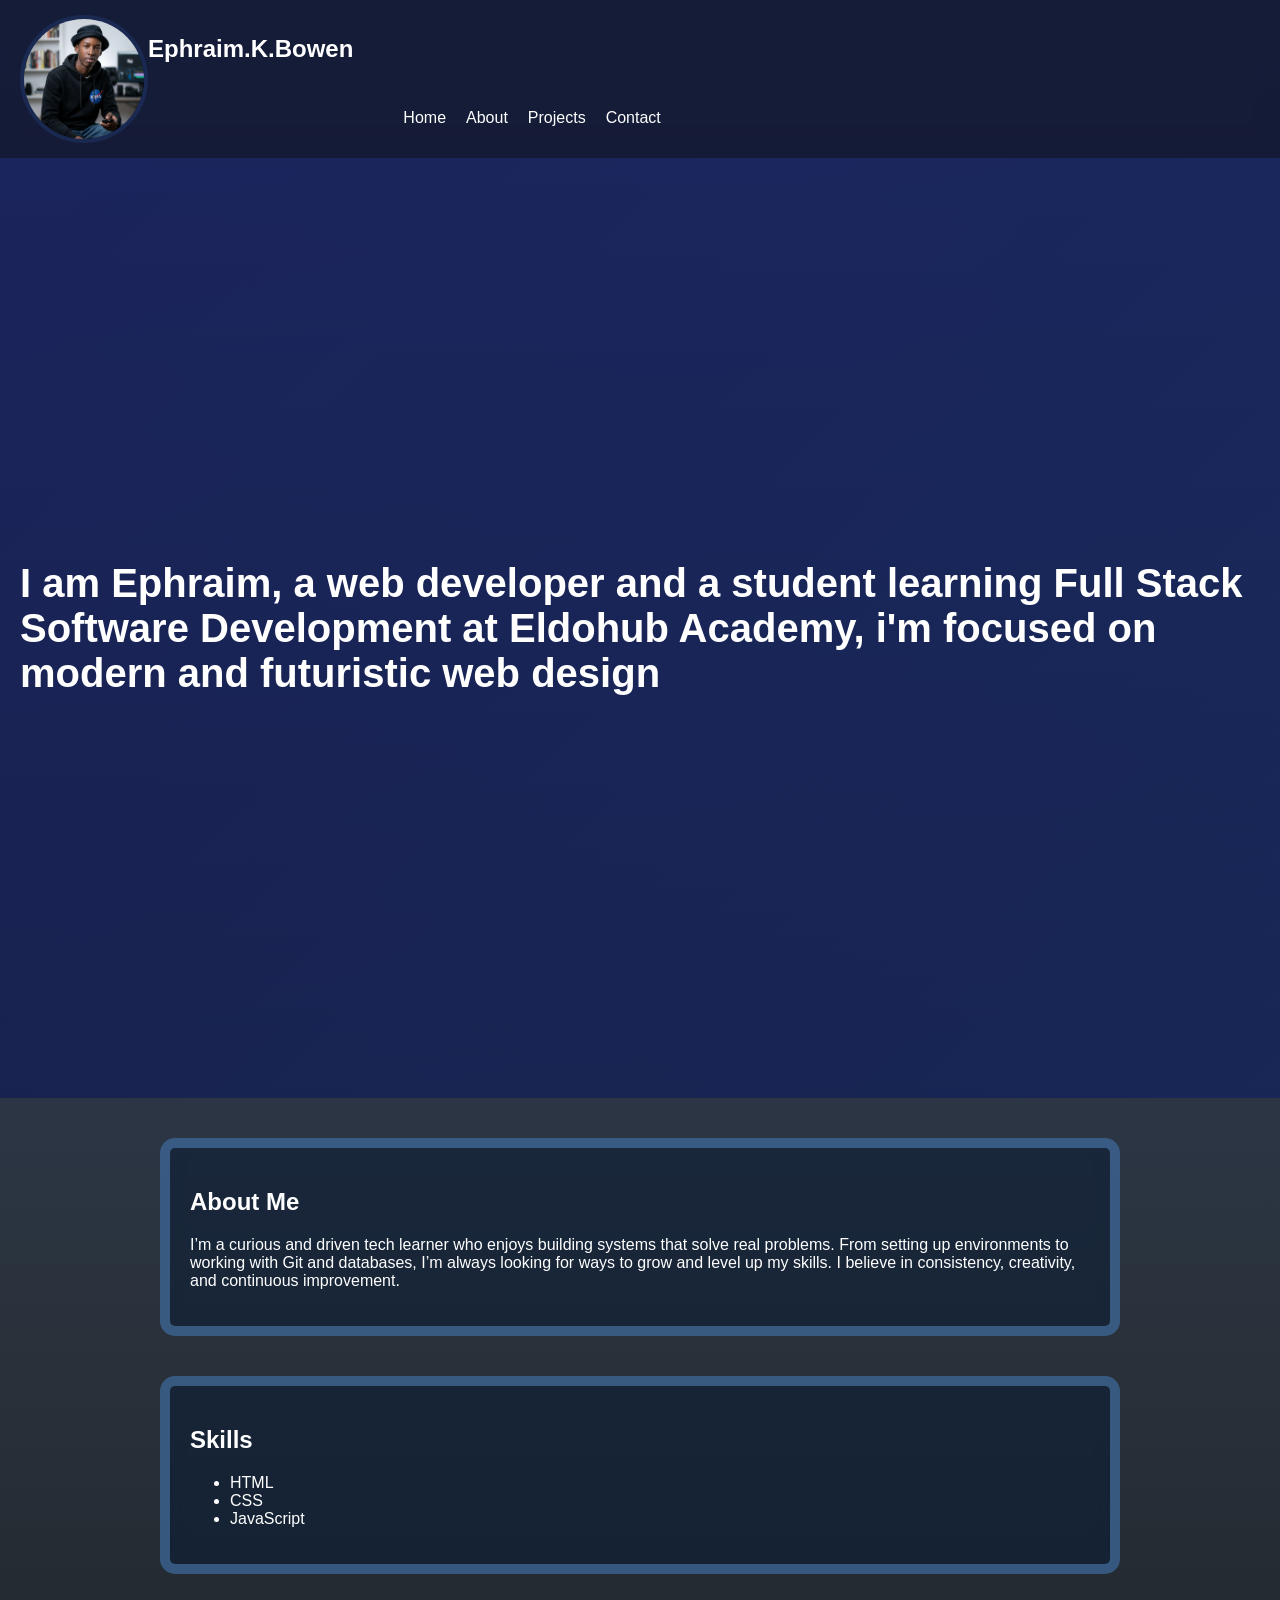
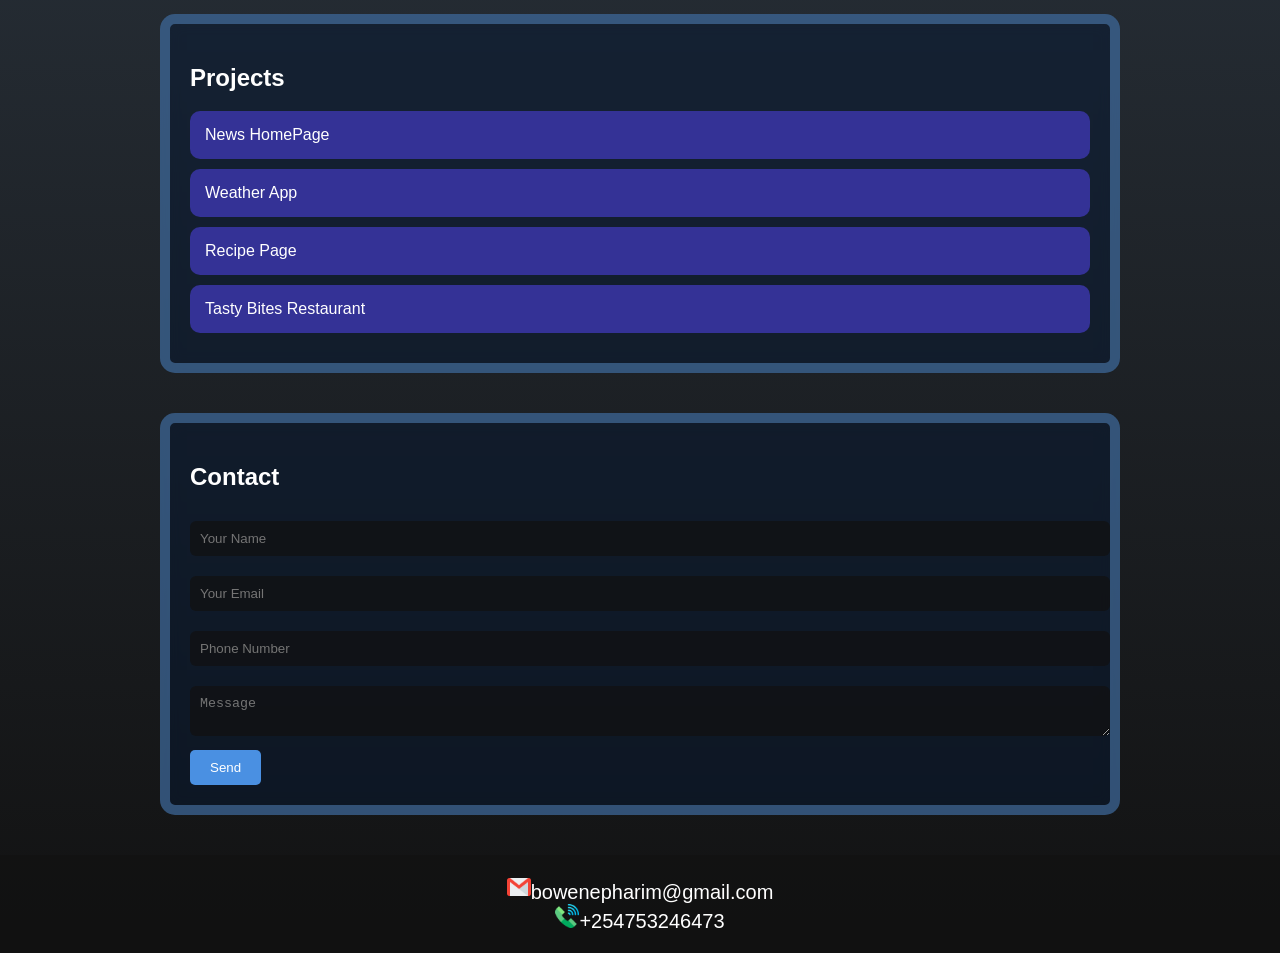
<file: index.html>
<!DOCTYPE html>
<html lang="en">
<head>
<meta charset="UTF-8">
<meta name="viewport" content="width=device-width, initial-scale=1.0">
<title>Ephraim | Portfolio</title>
<link rel="stylesheet" href="style.css">
</head>

<body>

<!-- NAV -->
<nav>
    <img src="Images/1776604546990.png" alt="me">
    <h2>Ephraim.K.Bowen</h2>
    <ul id="menu">
        <li><a href="#home">Home</a></li>
        <li><a href="#about">About</a></li>
        <li><a href="#projects">Projects</a></li>
        <li><a href="#contact">Contact</a></li>
    </ul>
</nav>

<!-- HERO -->
<div class="hero-card">
    <section class="hero" id="home">
        <h1>I am Ephraim, a web developer and a student learning Full Stack Software 
            Development at Eldohub Academy, i'm focused on modern and futuristic web design</h1>
    </section>
</div>

<!-- ABOUT -->
<section class="section" id="about">
    <h2>About Me</h2>
    <p>I’m a curious and driven tech learner who enjoys building systems that solve real problems. 
        From setting up environments to working with Git and databases, I’m always looking for 
        ways to grow and level up my skills. I believe in consistency, creativity, and continuous 
        improvement.</p>
</section>

<!-- SKILLS -->
<section class="section" id="skills">
    <h2>Skills</h2>
    <ul>
        <li>HTML</li>
        <li>CSS</li>
        <li>JavaScript</li>
    </ul>
</section>

<!-- PROJECTS -->
<section class="section" id="projects">
    <h2>Projects</h2>
    <div class="project"><a href="news-homepage-main/index.html">News HomePage</a></div>
    <div class="project"><a href="weather-app-main/index.html">Weather App</a></div>
    <div class="project"><a href="RecipePage/index.html">Recipe Page</a></div>
    <div class="project"><a href="Tasty-Bites-Restaurant/index.html">Tasty Bites Restaurant</a></div>
</section>

<!-- CONTACT -->
<section class="section" id="contact">
    <h2>Contact</h2>
    <input type="text" placeholder="Your Name">
    <input type="email" placeholder="Your Email">
    <input type="number" placeholder="Phone Number">
    <textarea placeholder="Message"></textarea>
    <button>Send</button>
</section>

<footer>
    <img src="icons/gmail.png" alt="email">bowenepharim@gmail.com <br>
    <img src="icons/phone-call.png" alt="call">+254753246473
</footer>
</body>
</html>
</file>
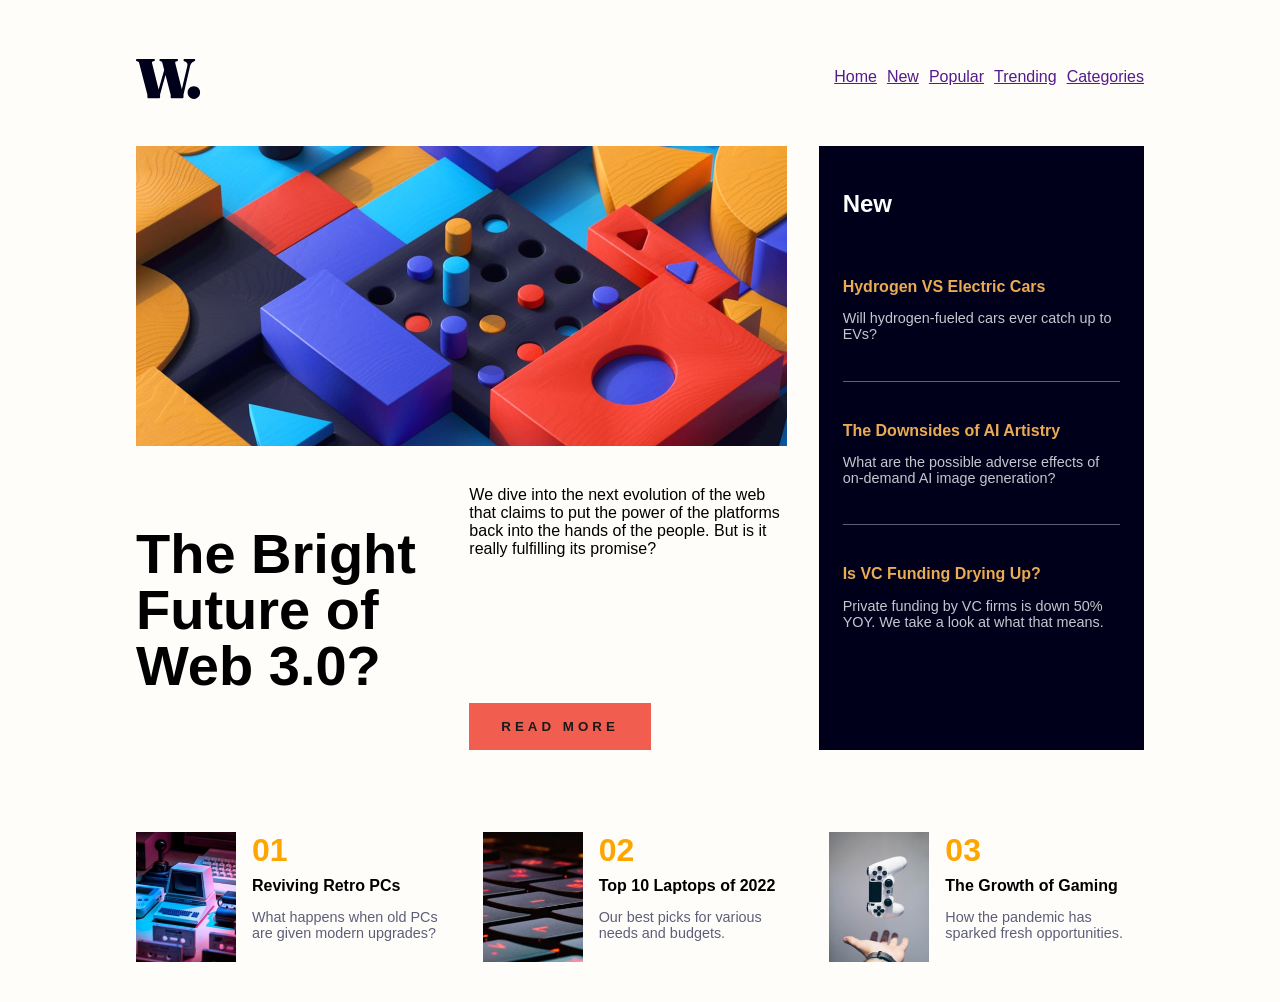
<file: news-homepage-main/index.html>
<!DOCTYPE html>
<html lang="en">
<head>
  <meta charset="UTF-8">
  <meta name="viewport" content="width=device-width, initial-scale=1.0"> <!-- displays site properly based on user's device -->

  <link rel="icon" type="image/png" sizes="32x32" href="./assets/images/favicon-32x32.png">
  
  <title>Frontend Mentor | News homepage</title>
  <style>
body {
    font-family: sans-serif;
    padding: 2rem 10%;
    background-color: #fffdfa;
}
.navbar {
    display: flex;
    flex-direction: row;
    justify-content: space-between;
    gap: 5px;
    align-items: center;
    margin-bottom: 2rem;
    
}
.links{
    display: flex;
    flex-direction: row;
    gap: 10px;
    text-decoration: none;
    color: #5c5d6c;
}
.logo { 
    font-size: 64px; 
    font-weight: bold; 
}
.main-grid {
    display: grid ;
    grid-template-columns: 2fr 1fr;
    gap: 2rem;
}
.hero {
    display: flex;
    flex-direction: column;
    gap: 1.5rem;
}

.hero-image {
    width: 100%;
    height: 300px;
    overflow: hidden;
}

.hero-image img {
    width: 100%;
    height: 100%;
    object-fit: cover; 
}

.hero-content {
    display: grid;
    grid-template-columns: 1fr 1fr;
    gap: 1rem;
}

.hero-content h1 { 
  font-size: 3.5rem; 
  line-height: 1; 
}

.hero-description {
    display: flex;
    flex-direction: column;
    justify-content: space-between;
}

.read-more {
    background-color: #f15e50;
    color: rgb(27, 26, 26);
    border: none;
    font-weight: bold;
    padding: 1rem 2rem;
    letter-spacing: 4px;
    cursor: pointer;
    width: fit-content;
}
.read-more:hover{
    background-color: black;
    color: white;
}
.sidebar-new {
    background-color: #00001a;
    color: white;
    padding: 1.5rem;
}

.sidebar-new h3 { 
  color: #e9ab53; 
  font-size: 2.5rem; 
  margin-bottom: 1rem;
 }

.new-item {
    padding: 1.5rem 0;
    border-bottom: 1px solid #5d5f79;
}
.new-item:last-child {
   border: none; 
  }

.new-item h3 {
    font-size: 16px;
   margin-bottom: 0.5rem; 
  }

.new-item p { 
  color: #c5c6ce; font-size: 0.9rem; 
}

.bottom-featured {
    display: grid;
    grid-column: span 2; 
    grid-template-columns: 1fr 1fr 1fr;
    gap: 2rem;
    margin-top: 50px;
}

.featured-card {
    display: flex;
    gap: 1rem;
}

.featured-card img {
    width: 100px;
    height: 130px;
    object-fit: cover; /* Ensures small images don't distort */
}

.number { 
  font-size: 32px; 
  color: orange; 
  font-weight: bold; 
}
.featured-card h4 { 
  margin: 0.5rem 0; 
  cursor: pointer; 
}
.featured-card h4:hover { 
  color: orange; 
}
.featured-card p { 
  color: #5d5f79; 
  font-size: 0.9rem; 
}
  </style>

  <!-- Feel free to remove these styles or customise in your own stylesheet 👍 -->
  </head>
<section class="allnews">
  <body>
  
      <header class="navbar">
          <div class="logo"><img src="assets/images/logo.svg" alt="logo"></div>
          <nav class="links">
              <a href="">Home</a>
              <a href="">New</a>
              <a href="">Popular</a>
              <a href="">Trending</a>
              <a href="">Categories</a>
          </nav>
      </header>
  
      <div class="main-grid">
          <section class="hero">
              <div class="hero-image">
                  <img src="assets/images/image-web-3-desktop.jpg" alt="main image">
              </div>
              <div class="hero-content">
                  <h1>The Bright Future of Web 3.0?</h1>
                  <div class="hero-description">
                      <p>We dive into the next evolution of the web that claims to put the power of the platforms back into the hands of the people. But is it really fulfilling its promise?</p>
                      <button class="read-more">READ MORE</button>
                  </div>
              </div>
          </section>
  
          <div class="sidebar-new">
              <h2>New</h2>
              <div class="new-item">
                  <h3>Hydrogen VS Electric Cars</h3>
                  <p>Will hydrogen-fueled cars ever catch up to EVs?</p>
              </div>
              <div class="new-item">
                  <h3>The Downsides of AI Artistry</h3>
                  <p>What are the possible adverse effects of on-demand AI image generation?</p>
              </div>
              <div class="new-item">
                  <h3>Is VC Funding Drying Up?</h3>
                  <p>Private funding by VC firms is down 50% YOY. We take a look at what that means.</p>
              </div>
          </div>
  
          <section class="bottom-featured">
              <div class="featured-card">
                  <img src="assets/images/image-retro-pcs.jpg" alt="retro">
                  <div class="text">
                      <span class="number">01</span>
                      <h4>Reviving Retro PCs</h4>
                      <p>What happens when old PCs are given modern upgrades?</p>
                  </div>
              </div>
              <div class="featured-card">
                  <img src="assets/images/image-top-laptops.jpg" alt="laptops">
                  <div class="text">
                      <span class="number">02</span>
                      <h4>Top 10 Laptops of 2022</h4>
                      <p>Our best picks for various needs and budgets.</p>
                  </div>
              </div>
              <div class="featured-card">
                  <img src="assets/images/image-gaming-growth.jpg" alt="gaming">
                  <div class="text">
                      <span class="number">03</span>
                      <h4>The Growth of Gaming</h4>
                      <p>How the pandemic has sparked fresh opportunities.</p>
                  </div>
              </div>
          </section>
        </div>
  
  </body>
</section>
</html>
</file>
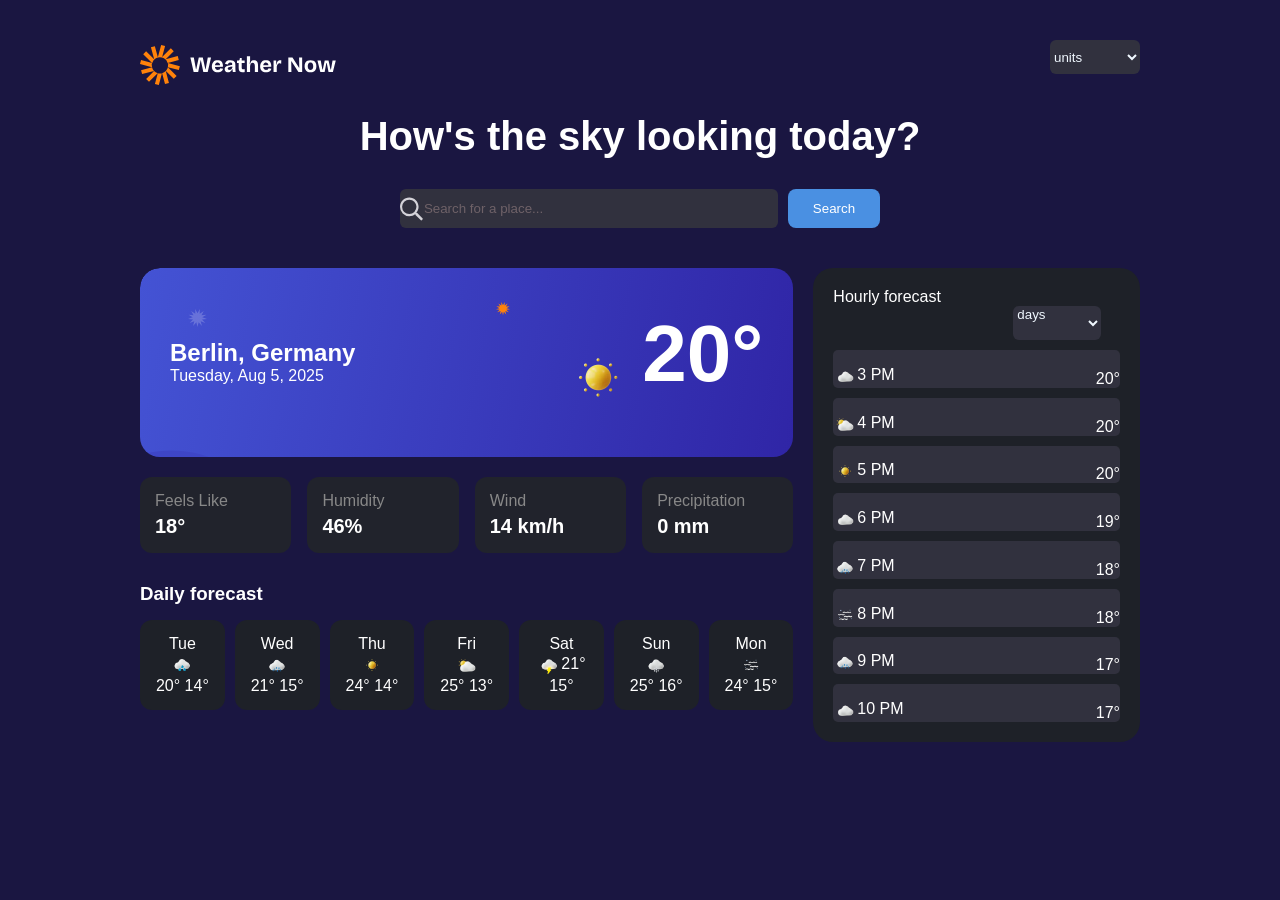
<file: weather-app-main/index.html>
<!DOCTYPE html>
<html lang="en">
<head>
  <meta charset="UTF-8">
  <meta name="viewport" content="width=device-width, initial-scale=1.0"> <!-- displays site properly based on user's device -->

  <link rel="icon" type="image/png" sizes="32x32" href="./assets/images/favicon-32x32.png">
  
  <title>Frontend Mentor | Weather app</title>
  <style>
       * {
    box-sizing: border-box;
    margin: 0;
    padding: 0;
    font-family: 'Segoe UI', Tahoma, Geneva, Verdana, sans-serif;
       }
       body {
    background-color: #1a1641;
    color: white;
    padding: 40px;
       }
       .logo{
        width: 24px;
        height: 24px;
        object-fit: contain;
        vertical-align: middle;
       }
       .day-time img{
         width: 24px;
        height: 24px;
        object-fit: contain;
        vertical-align: middle;

       }
       .day-select img{
        width: 24px;
        height: 24px;
        object-fit: contain;
        vertical-align: middle;
       }
       .hour-item img{
         width: 24px;
        height: 24px;
        object-fit: contain;
        vertical-align: middle;
       }
       .search-btn1 img{
         width: 24px;
        height: 24px;
        object-fit: contain;
        vertical-align: middle;
       }
       .icon img{
         width: 80px;
        height: 80px;
        object-fit: contain;
        vertical-align: middle;
       }
       
       .container {
    max-width: 1000px;
    margin: auto;
       }
       header {
    display: flex;
    justify-content: space-between;
    align-items: center;
    margin-bottom: 40px;
       }
       h1 {
    text-align: center;
    font-size: 40px;
    margin-bottom: 30px;
       }
       .search-container {
    display: flex;
    gap: 10px;
    justify-content: center;
    margin-bottom: 40px;
       }
       input {
    background: #1e2128;
    border: 1px solid #333;
    padding: 12px 20px;
    border-radius: 8px;
    color: white;
    width: 400px;
     }
     .search-btn1{
        background: #31313e;
        border: 0;
        border-radius: 6px;
        width: 10cm;
        color: rgba(167, 142, 142, 0.523);
        text-align: left;
     }
     .search-btn2 {
    background: #4a90e2;
    color: white;
    border: none;
    padding: 12px 25px;
    border-radius: 8px;
    cursor: pointer;
    transition: background-color 0.3s ease;
    
     }
     .search-btn2:hover {
        background: #3a7bd5;
        transform: scale(0.8);
        transition: background-color 2s ease;
     }
    .units{
        background: #31313e;
        border: 0;
        border-radius: 6px;
        height: 34px;
        width: 90px;
        color: aliceblue;
    }
    .main-layout {
    display: grid;
    grid-template-columns: 2fr 1fr;
    gap: 20px;
    }
    .hero-card {
    background-image: url(assets/images/bg-today-large.svg);
    padding: 30px;
    border-radius: 20px;
    display: flex;
    flex-direction: row;
    justify-content: space-between;
    align-items: center;
    margin-bottom: 20px;
    height: 5cm;
   }
   .degree {
    font-size: 80px;
    font-weight: bold;
   }
   .details-flex {
    display: flex;
    flex-direction: row;
    justify-content: space-between;
    gap: 15px;
    margin-bottom: 30px;
    }
    .detail-card {
    background: rgb(33, 35, 44);
    padding: 15px;
    border-radius: 12px;
    text-align: left;
    display: flex;
    flex-direction: column;
    width: 4cm;
    }
    .detail-card p {
    display: block;
    color: #888;
    margin-bottom: 5px;
    }
    .detail-card b {
        font-size: 20px;
    }
    .daily-row{
        display: flex;
        gap: 10px;
        margin-top: 15px;
        
        
    }
    .day-time{
        background: #1e2128;
        padding: 15px;
        border-radius: 12px;
        text-align: center;
        display: flex;
        flex: 1;
        flex-direction: column;
    }
    .hourly-forecast{
        background: #1e2128;
        border-radius: 20px;
        padding: 20px;
    }
    .hour-item{
        display: flex;
        justify-content: space-between;
        background: #31313e;
        height: 1.0cm;
        align-items: end;
        border-radius: 5px;
        
    }
    .hour-list{
        display: flex;
        flex-direction: column;
        gap: 10px;
        justify-content: center;
    }
    .day-select{
        background: #31313e;
        border: 0;
        border-radius: 5px;
        color: white;
        margin: 9px;
        margin-left: 80px;
        width: 80px;
        height: 30px;
    }
    .selec{
        background: #31313e;
        color: aliceblue;
        border: 0;
        border-radius: 6px;
        height: 0.9cm;
        align-items: start;
        display: flex;
        margin-left: 180px;
        margin-bottom: 10px;
    }
    

  </style>

</head>
  <body>
     <div class="container">
        <header>
            <div class="logo"><img src="assets/images/logo.svg" alt="logo"></div>
            <div class="units-btn">
            <select name="units" id="units" class="units">
                <img src="assets/images/icon-units.svg" alt="units">
        <option>units</option>
        <option value="monday">Switch to Imperial/Metric</option>
        <option value="tuesday">Temperature</option>
        <option value="wednesday"> Celsius (°C)
                             Fahrenheit (°F)</option>
        <option value="thursday">Wind Speed km/h
                                            mph</option>
        <option value="friday">Precipitation</option>
        <option value="saturday">Millimeters (mm)
                                 Inches (in)</option>

    </select>
    </div>
        </header>

        <h1>How's the sky looking today?</h1>

        <div class="search-container">
            <button class="search-btn1"><img src="assets/images/icon-search.svg" alt="search">Search for a place...</button>
            <button class="search-btn2">Search</button>
        </div>

        <div class="main-layout">
            <div class="weather-left">
                <div class="hero-card">
                    <div class="location-info">
                        <h2>Berlin, Germany</h2>
                        <p>Tuesday, Aug 5, 2025</p>
                    </div>
                    <div class="temp-main">
                        <span class="icon"><img src="assets/images/icon-sunny.webp" alt="sunny"></span>
                        <span class="degree">20°</span>
                    </div>
                </div>

                <div class="details-flex">
                    <div class="detail-card"><p>Feels Like</p><span><b>18°</b></span></div>
                    <div class="detail-card"><p>Humidity</p><span><b>46%</b></span></div>
                    <div class="detail-card"><p>Wind</p><span><b>14 km/h</b></span></div>
                    <div class="detail-card"><p>Precipitation</p><span><b>0 mm</b></span></div>
                </div>

                <div class="daily-forecast">
                    <h3>Daily forecast</h3>
                    <div class="daily-row">
                        <div class="day-time">Tue <span><img src="assets/images/icon-rain.webp" alt="rain"></span> 20° 14°</div>
                        <div class="day-time">Wed <span><img src="assets/images/icon-drizzle.webp" alt="drizzle"></span> 21° 15°</div>
                        <div class="day-time">Thu <span><img src="assets/images/icon-sunny.webp" alt="sunny"></span> 24° 14°</div>
                        <div class="day-time">Fri <span><img src="assets/images/icon-partly-cloudy.webp" alt="partly cloudy"></span> 25° 13°</div>
                        <div class="day-time">Sat<span><img src="assets/images/icon-storm.webp" alt="storm">21° 15°</span></div>
                        <div class="day-time">Sun<span><img src="assets/images/icon-snow.webp" alt="snow"></span>25° 16°</div>
                        <div class="day-time">Mon<span><img src="assets/images/icon-fog.webp" alt="fog"></span>24° 15°</div>
                    </div>
                </div>
            </div>

            <aside class="hourly-forecast">
                <div class="aside-header">
                    <span>Hourly forecast</span>
                    <div class="selector">
                    <select name="days" id="days" class="selec">
                          <option value=""> days</option>
                          <option value="monday">monday</option>
                          <option value="tuesday">tuesday</option>
                          <option value="wednesday">wednesday</option>
                          <option value="thursday">thursday</option>
                          <option value="friday">friday</option>
                          <option value="saturday">saturday</option>
                          <option value="sunday">sunday</option>
                    </select>
                    </div>
                </div>
                <div class="hour-list">
                    <div class="hour-item"><span><img src="assets/images/icon-overcast.webp" alt="overcast">3 PM</span>  20°</div>
                    <div class="hour-item"><span><img src="assets/images/icon-partly-cloudy.webp" alt="partly cloudy">4 PM</span>  20°</div>
                    <div class="hour-item"><span><img src="assets/images/icon-sunny.webp" alt="sunny">5 PM</span>  20°</div>
                    <div class="hour-item"><span><img src="assets/images/icon-overcast.webp" alt="overcast">6 PM</span>  19°</div>
                    <div class="hour-item"><span><img src="assets/images/icon-drizzle.webp" alt="drizzle">7 PM</span>  18°</div>
                    <div class="hour-item"><span><img src="assets/images/icon-fog.webp" alt="fog">8 PM</span> 18°</div>
                    <div class="hour-item"><span><img src="assets/images/icon-drizzle.webp" alt="drizzle">9 PM</span> 17°</div>
                    <div class="hour-item"><span><img src="assets/images/icon-overcast.webp" alt="overcast">10 PM</span> 17°</div>
                </div>
            </aside>
        </div>
    </div>
  </body>
</html>
</file>
<file: style.css>
body.dark {
    --bg: #121212;
    --text: #fff;
}

body {
    margin: 0;
    font-family: 'Segoe UI', Tahoma, Geneva, Verdana, sans-serif;
    background: linear-gradient(#347, #2a333d, #121212);
    color: var(--text);
    transition: 0.3s;
}

/* NAVBAR */
nav {
    display: flex;
    padding: 15px 20px;
    background: rgba(12, 17, 37, 0.76);
    backdrop-filter: blur(10px);
    position: sticky;
    top: 0;
}
nav img{
      width: 120px;
    height: 120px;
    border-radius: 50%;
    border: 4px solid rgba(42, 80, 163, 0.249);
}
nav img:hover{
    transform: scale(1.07);
    transition: 1s;
}

nav h2 {
    color: white;
}

nav ul {
    display: flex;
    justify-content: space-between;
    align-items: flex-end;
    list-style: none;
    
}

nav ul li {
    margin: 0 10px;
}

nav a {
    color: white;
    text-decoration: none;
}
nav a:hover{
    font-size: 20px;
    font-weight: bold;
    background-color: rgba(255, 255, 255, 0.231);
    border-radius: 6px;
    padding: 5px;
    transform: scale(1.1);
    transition: 0.6s;
}

/* HERO */

.hero {
    display: flex;
    justify-content: space-between;
    align-items: center;
    padding: 20px;
    background: linear-gradient(135deg, #0c12519d, #132359ce);
    height: 100vh;
}



.hero h1 {
    color: white;
    font-size: 40px;
}

/* SECTIONS */
.section {
    max-width: 900px;
    margin: 40px auto;
    padding: 20px;
    border-radius: 15px;
    border: 10px solid rgba(103, 167, 235, 0.409);
    background: rgba(7, 25, 52, 0.489);
    backdrop-filter: blur(10px);
    
}
.section h2,p{
    color: white;
}
.section ul{
    color: white;
}
.section:hover{
    transform: scale(1.08);
    transition: 1s;
    background-color: #12121286;
}

/* PROJECT CARDS */
.project {
    padding: 15px;
    margin: 10px 0;
    border-radius: 10px;
    background: rgb(52, 50, 150);
    transition: 0.3s;
}
.project a{
    text-decoration: none;
    color: white;
}

.project:hover {
    transform: scale(1.05);
}

/* BUTTON */
button {
    padding: 10px 20px;
    border: none;
    background:  #4a90e2;;
    color: white;
    border-radius: 5px;
    cursor: pointer;
}
button:hover{
    transform: scale(1.05);
    transition: 0.5s;
}

/* CONTACT FORM */
input, textarea {
    background-color: #121212b6;
    border: none;
    border-radius: 6px;
    width: 100%;
    margin: 10px 0;
    padding: 10px;
    color: white;
}

/* FOOTER */
footer {
    background-color: #121212c5;
    text-align: center;
    padding: 20px;
    color: white;
    font-size: 20px;
}
footer img{
    height: 24px;
    width: 24px;
}
</file>
